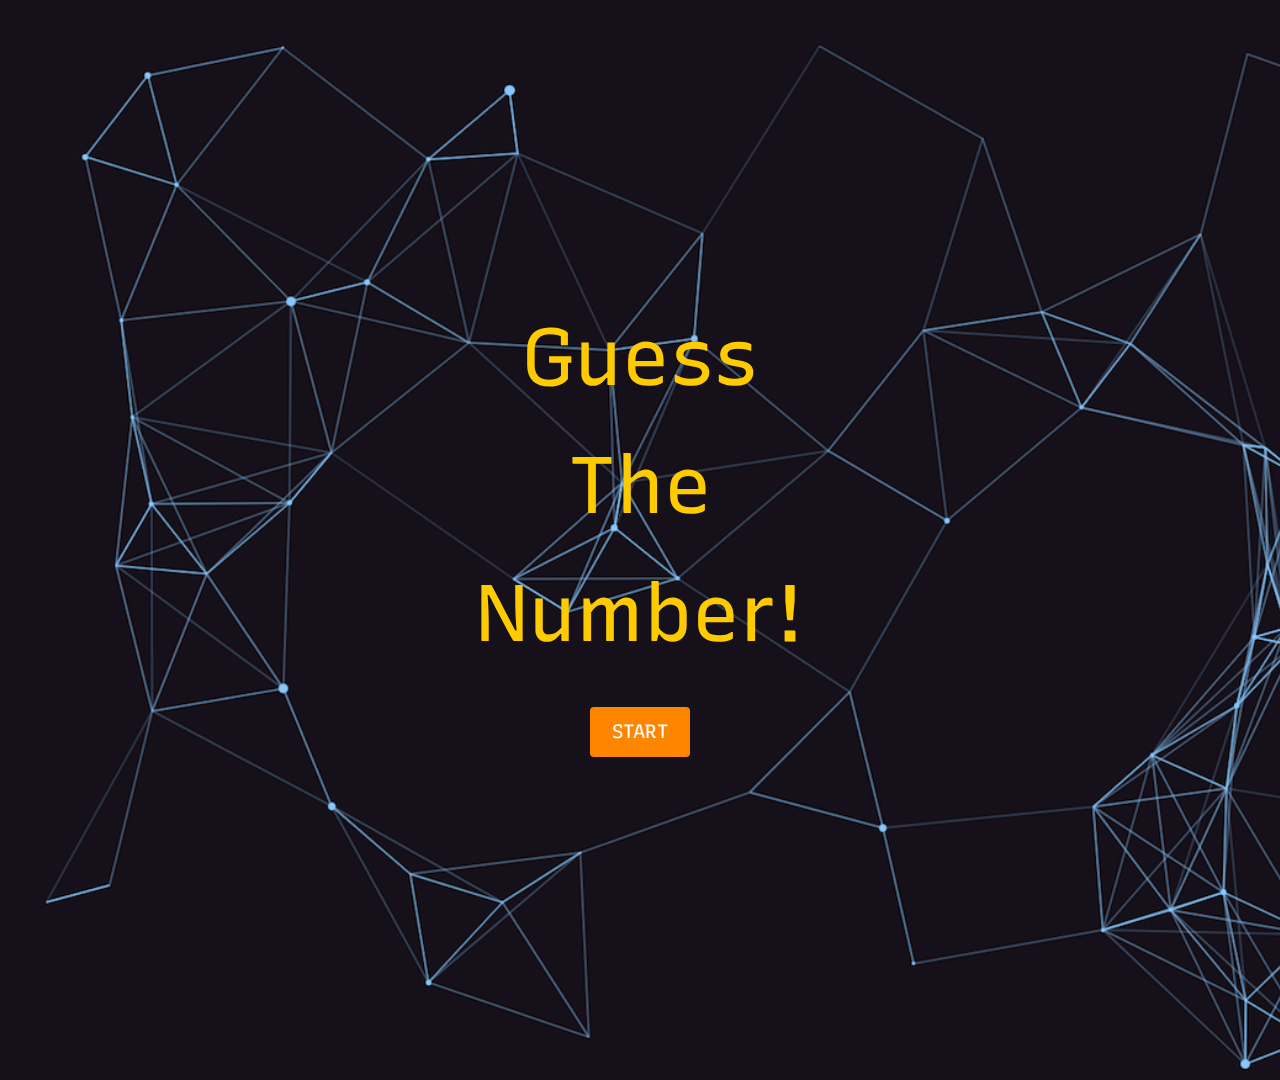
<file: number-guessing-game/index.html>
<!DOCTYPE html>
<html lang="en">

<head>
    <meta charset="UTF-8">
    <meta name="viewport" content="width=device-width, initial-scale=1.0">
    <title>guess it!</title>
    <link rel="stylesheet" href="style.css">
</head>

<body>
    <div class="container">
        <div class="logo">Guess The Number!</div>
        <div class="button" id="start">START</div>

    </div>
    <script src="app.js"></script>
</body>

</html>
</file>
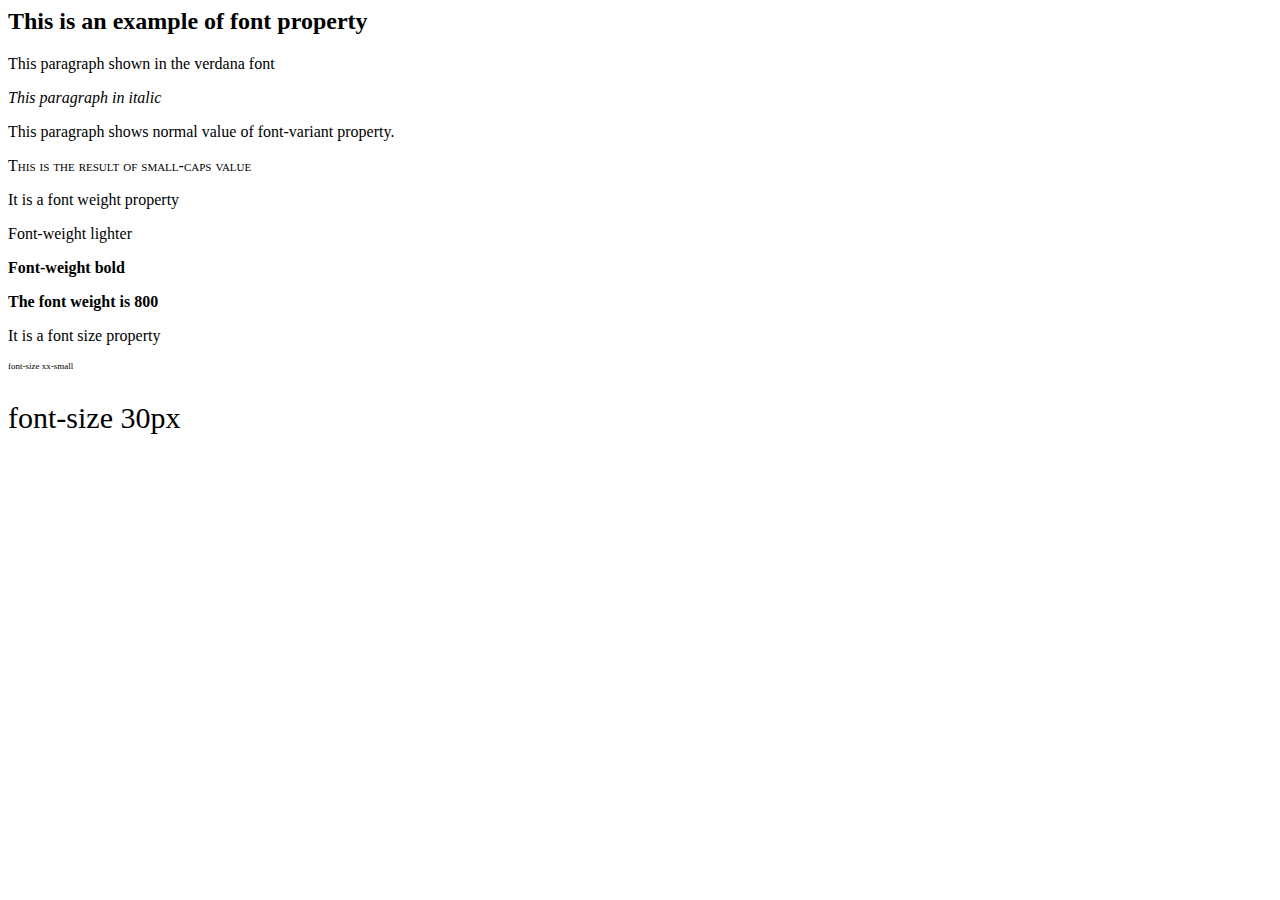
<file: fonts.html>
<html>

<head>
    <title>External style sheet</title>
    <link rel="stylesheet" href="fontstyles.css">
</head>

<body>
    <h2>This is an example of font property</h2>
    <p class="fp">This paragraph shown in the verdana font</p>
    <p class="fp1">This paragraph in italic</p>
    <p class="fp2">This paragraph shows normal value of font-variant property.</p>
    <p class="fp3">This is the result of small-caps value</p>
    <p class="fp4">It is a font weight property</p>
    <p class="fp5">Font-weight lighter</p>
    <p class="fp6">Font-weight bold</p>
    <p class="fp7">The font weight is 800<p>
            <p class="fp8">It is a font size property</p>
            <p class="fp9">font-size xx-small</p>
            <p class="fp10">font-size 30px</p>
</body>

</html>
</file>
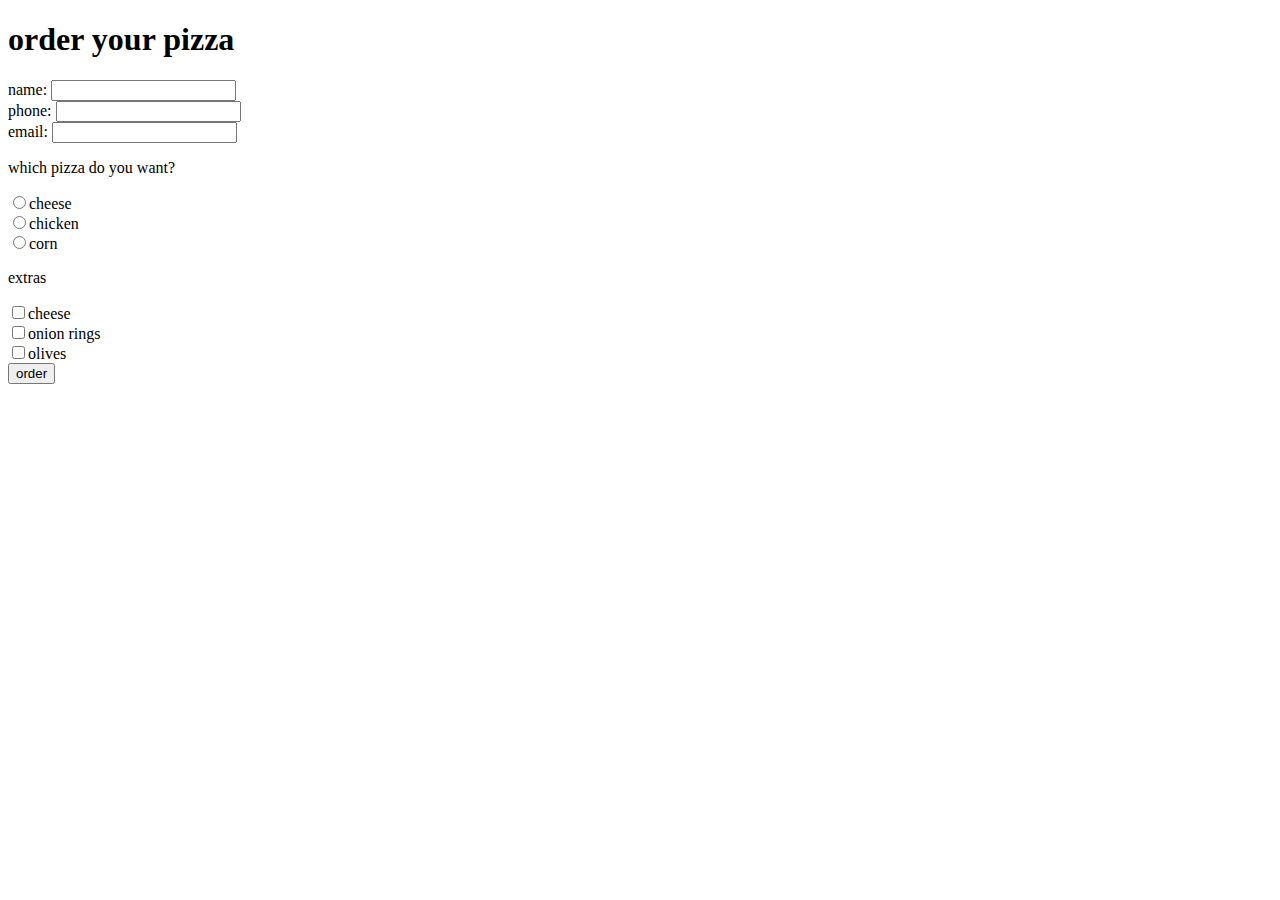
<file: forms.html>
<!DOCTYPE html>
<html lang="en">
<head>
    <meta charset="UTF-8">
    <meta name="viewport" content="width=device-width, initial-scale=1.0">
    <title>HTML forms</title>
</head>
<body>
    <h1>order your pizza</h1>
    <form action="#"></form>
    name: <input type="text"><br>
    phone: <input type="text"><br>
    email: <input type="text"><br>
    <p> which pizza do you want?</p>
    <input type="radio" name="cheese">cheese<br>
    <input type="radio" name="chicken" >chicken<br>
    <input type="radio" name="corn">corn<br>
    <p>extras</p>
    <input type="checkbox" name="cheese">cheese<br>
    <input type="checkbox" name="onion rings" >onion rings<br>
    <input type="checkbox" name="olives">olives<br>
    <button type="submit">order</button>
</body>
</html>
</file>
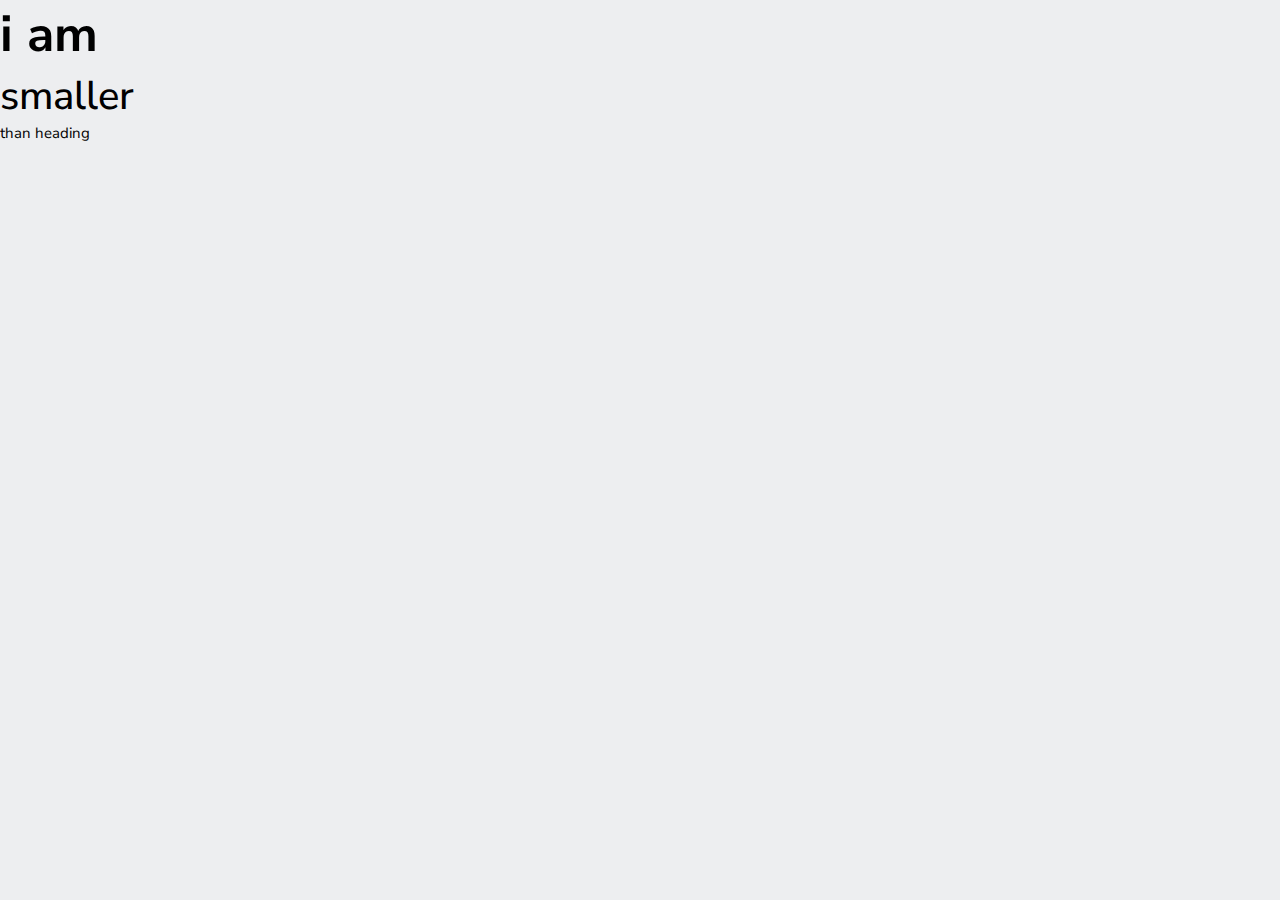
<file: selectors.html>
<!DOCTYPE html>
<html lang="en">

<head>
    <meta charset="UTF-8">
    <meta name="viewport" content="width=device-width, initial-scale=1.0">
    <title>selectors</title>
    <link rel="stylesheet" href="style.css">
</head>

<body>
    <h1 class="newclass">i am</h1>
    <h2 id="idname">smaller</h2>
    <p class="newclass">than heading</p>
</body>

</html>
</file>
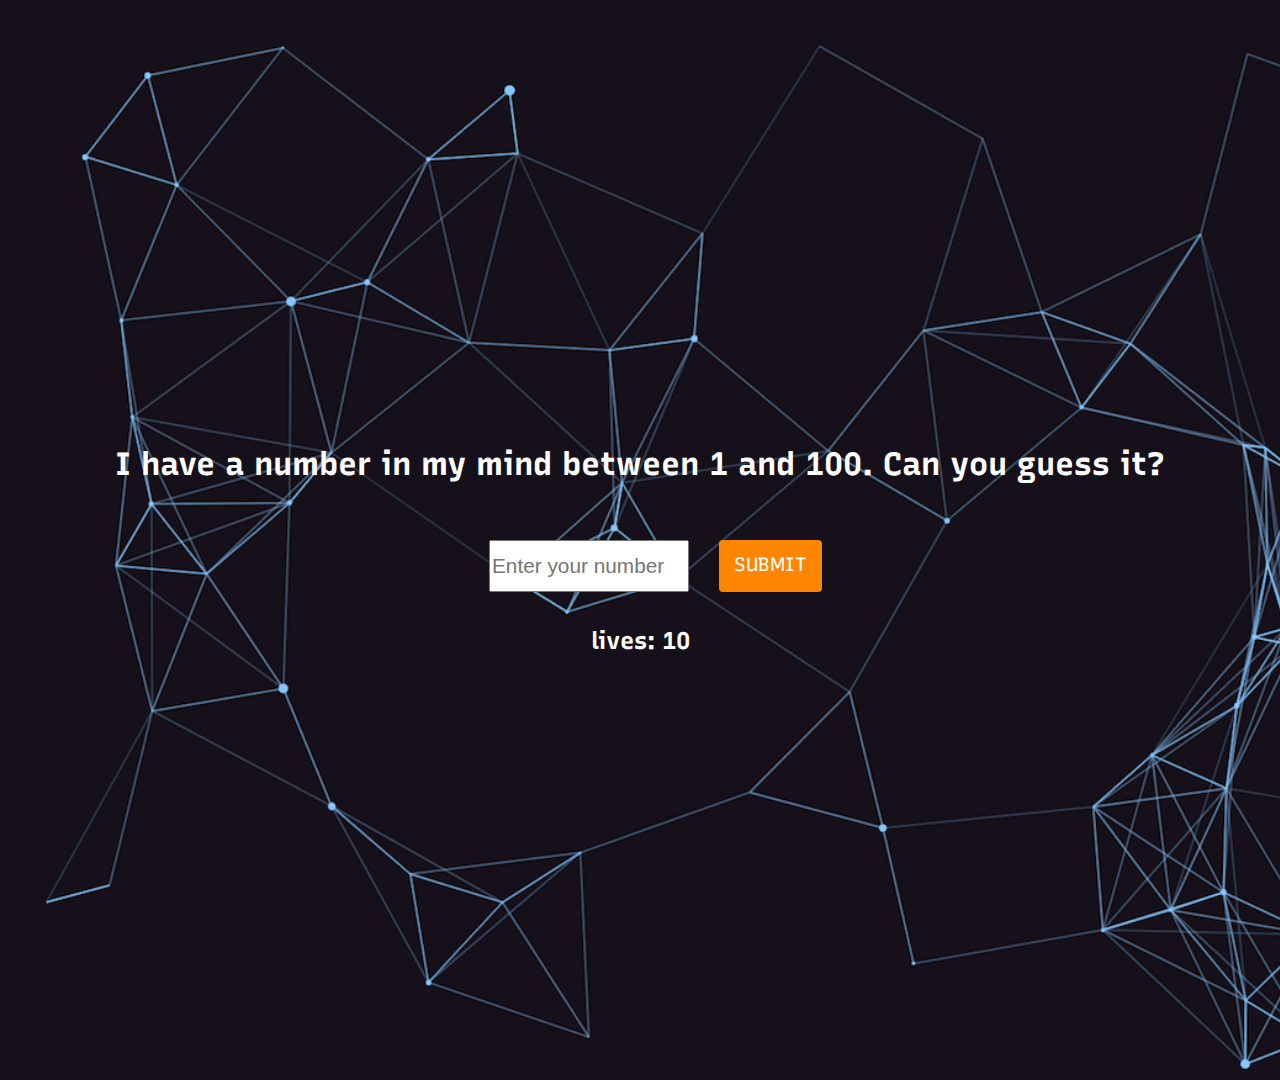
<file: number-guessing-game/game.html>
<!DOCTYPE html>
<html lang="en">

<head>
    <meta charset="UTF-8">
    <meta name="viewport" content="width=device-width, initial-scale=1.0">
    <title>game</title>
    <link rel="stylesheet" href="style.css">
</head>

<body>

    <div class="container">
        <h1> I have a number in my mind between 1 and 100. Can you guess it?</h1>
        <div id="input-container">
            <input type="number" placeholder="Enter your number " name="number" id="number-input" min="1" max="100">
            <div class="button" id="submit">SUBMIT</div>
            <span class="block"></span>
            <h2 id="lives-text">lives: <span id="lives">10</span></h2>
            <span class="block"></span>
            <div id="message"></div>
        </div>

    </div>
    <script src="./game.js"></script>

</body>

</html>
</file>
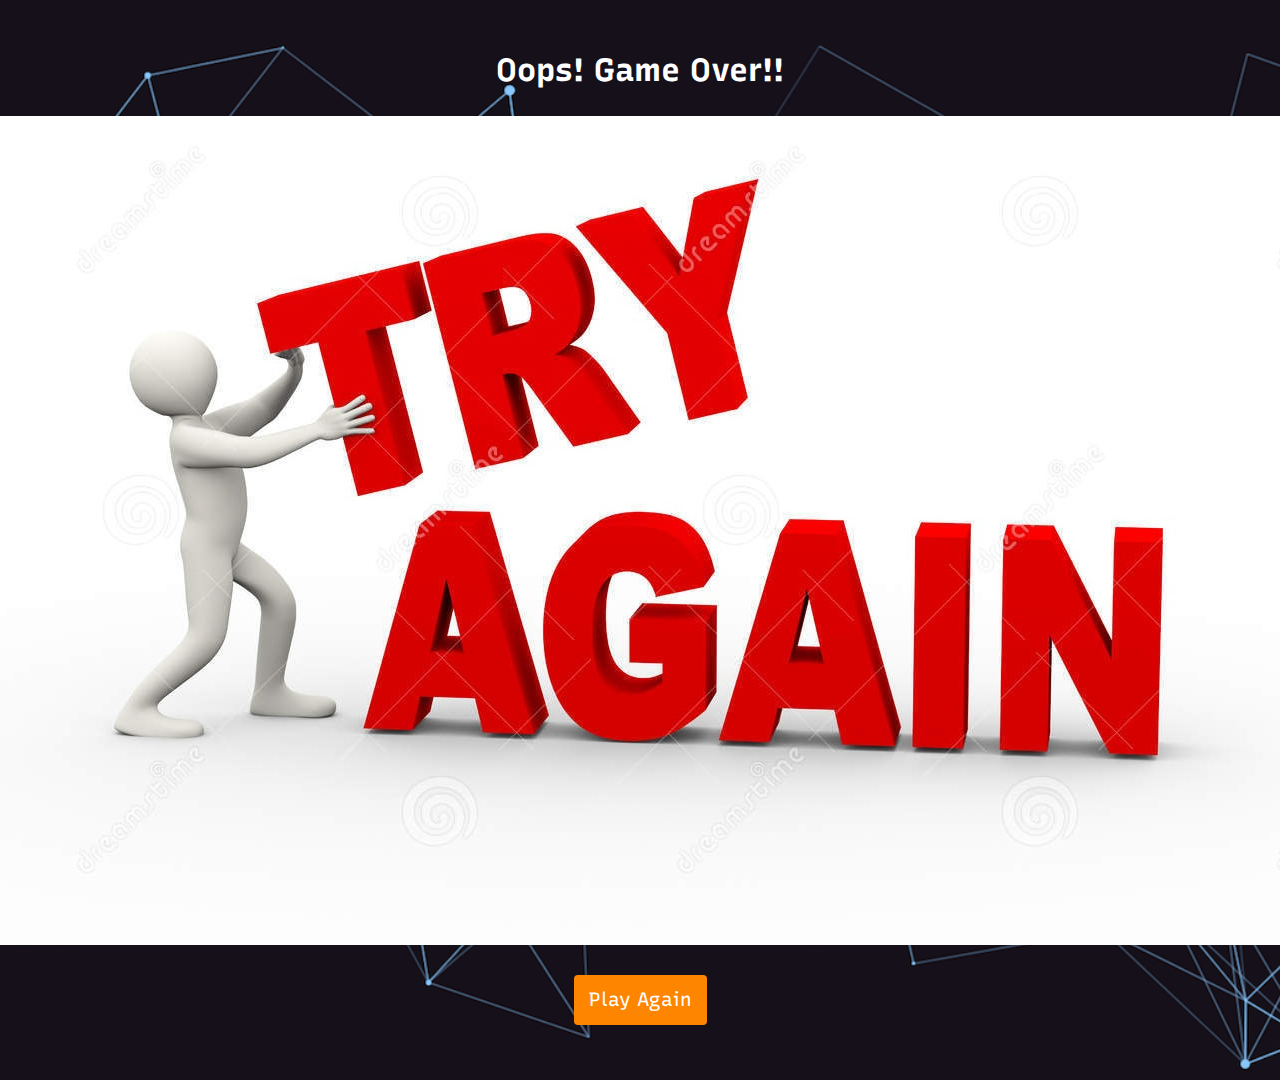
<file: number-guessing-game/lose.html>
<!DOCTYPE html>
<html lang="en">

<head>
    <meta charset="UTF-8">
    <meta name="viewport" content="width=device-width, initial-scale=1.0">
    <title>Uh Oh! Try again..</title>
    <link rel="stylesheet" href="style.css">
</head>

<body>
    <div class="container">
        <h1>Oops! Game Over!!</h1>
        <img src="lose.jpg" alt="">
        <div class="button" id="reset">Play Again</div>
    </div>

    <script src="reset.js"></script>
</body>

</html>
</file>
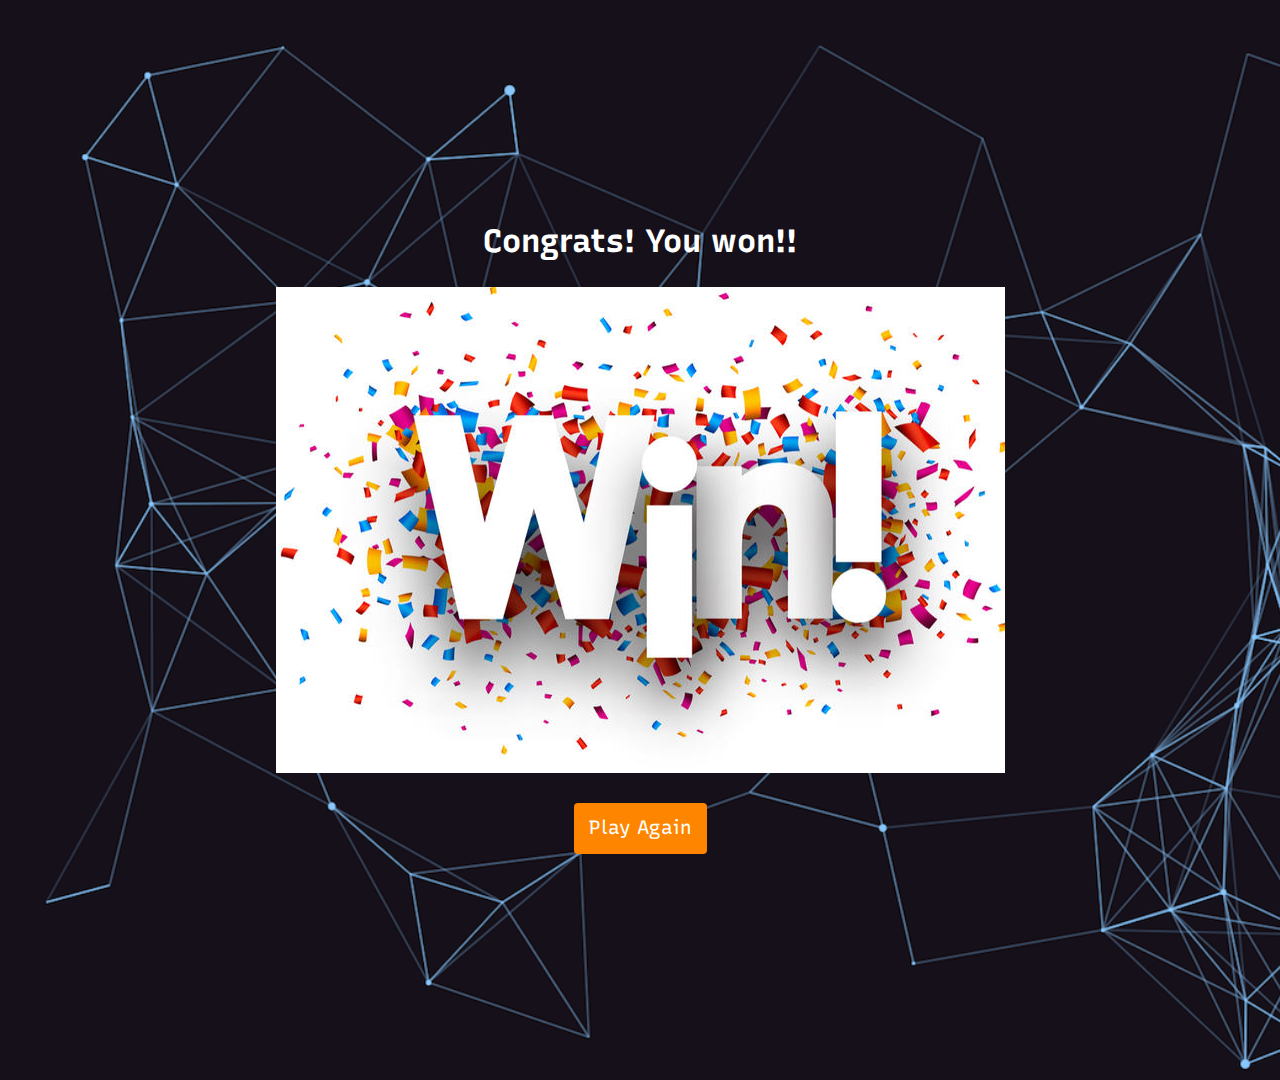
<file: number-guessing-game/win.html>
<!DOCTYPE html>
<html lang="en">

<head>
    <meta charset="UTF-8">
    <meta name="viewport" content="width=device-width, initial-scale=1.0">
    <title>Congrats!!</title>
    <link rel="stylesheet" href="style.css">
</head>

<body>
    <div class="container">
        <h1>Congrats! You won!!</h1>
        <img src="win.jpg" alt="">
        <div class="button" id="reset">Play Again</div>
    </div>
    <script src="reset.js"></script>
</body>

</html>
</file>
<file: number-guessing-game/style.css>
@import url('https://fonts.googleapis.com/css2?family=Recursive:wght@600&display=swap');


* {
    margin: 0;
    padding: 0;
    box-sizing: border-box;
}

.container {

    background-image: url("background.png");
    background-color: #7754;
    background-size: cover;
    font-family: 'Recursive', sans-serif;
    display: flex;
    flex-direction: column;
    justify-content: center;
    align-items: center;
    width: 100vw;
    height: 120vh;
    line-height: 1.6;
    padding: 0 20px;

}

.logo {
    font-size: 5em;
    color: #FECB00;
    width: 400px;
    text-align: center;
}

.button {

    background-color: #fe8500;
    margin: 30px 0;
    border-radius: 4px;
    padding: 10px 15px;
    min-width: 100px;
    text-align: center;
    font-size: 1.2em;
    color: white;
    cursor: pointer;

}

.block {

    width: 100%;
}

#input-container {
    display: flex;
    flex-wrap: wrap;
    justify-content: center;

}

h1 {
    color: white;
    align-items: center;
    margin: 20px;

}

input {
    width: 200px;
    margin: 30px;
    height: 2.5em;
    text-align: center;
    font-size: 1.3em;

}

#lives-text {
    color: white;

}

#message {

    font-size: 1.5em;
    background-color: #FECB00;
    padding: 5px 15px;
    border-radius: 2px;
    text-align: center;
    display: none;

}
</file>
<file: fontstyles.css>
.fp {

    font-family: verdana;
}

.fp1 {
    font-style: italic;
}

.fp2 {
    font-variant: normal;
}

.fp3 {
    font-variant: small-caps;
}

.fp4 {
    font-weight: normal;
}

.fp5 {
    font-weight: lighter;
}

.fp6 {
    font-weight: bold;
}

.fp7 {
    font-weight: 800;
}

.fp8 {
    font-size: normal;
}

.fp9 {
    font-size: xx-small;
}

.fp10 {
    font-size: 30px;
}
</file>
<file: style.css>
@import url('https://fonts.googleapis.com/css2?family=Nunito+Sans:wght@200;400;700;800&display=swap');



* {
    padding: 0;
    margin: 0;
}

body {
    font-family: 'Nunito Sans', sans-serif;
    font-size: 10px;
    background: #edeef0;
}

.logo-text {
    font-size: 3em;
    font-weight: 700;
    color: orangered;
}

/* logo text
navigation-link text
smaller header text
larger header text (h1)
bio heading (h2)
portfolio, skills, contact (h3)
h4 tag
regular text
*/

.nav-link {
    font-size: 1.8em;
    text-decoration: none;
    color: black;
    cursor: pointer;
}

.nav-link:hover {
    color: orangered;
}

#home {
    background: black;
    color: white;
    height: 450px;
    display: flex;
    justify-content: center;
    align-items: center;
}

header div p {
    font-size: 2.5em;
    font-weight: 200;
}

h1,
h3,
h4 {
    font-weight: 700;
}

h1 {
    font-size: 5em;
}

h2 {
    font-size: 4em;
    font-weight: 500;
}

h3 {
    font-size: 2.5em;
}

h4 {
    font-size: 1.8em;
}

.link-button {
    text-decoration: none;
    text-align: center;
    background: orangered;
    cursor: pointer;
    font-weight: 100;
    letter-spacing: 0.5px;
    color: white;
    font-size: 1.8em;
    padding: 10px;
    border-radius: 5%;
    border-color: black;
}

.link-button:hover {
    color: white;
}

#bio img {
    width: 250px;
    height: 250px;
    border-radius: 50%;
    margin: 100px;
}

p {
    font-size: 1.5em;
}

#portfolio {
    background: url(https://i1.faceprep.in/ProGrad/portfolio-background.svg);
    background-color: black;
    color: white;

}

#portfolio,
#skills {
    display: flex;
    flex-direction: column;
    align-items: center;
    padding: 50px;
}

hr {
    width: 400px;
}

#prtfolio div article {
    background: white;
    color: black;
    height: 200px;
    width: 250px;
    display: flex;
    flex-direction: column;
    align-items: center;
    justify-content: space-around;
    text-align: center;
    border-radius: 10px;

}

#prtfolio div article * {
    padding: 0 5px;
}

progress[value] {
    height: 10px;
    width: 350px;
    -webkit-appearance: none;
}

progress[value];
;

::-webkit-progress-bar {
    background-color: grey;
    border-radius: 2px;
}

::-webkit-progress-value {
    background-color: orangered;
}

#skills ul {
    font-size: 1.5em
}

#contact {
    background-color: black;
    color: white;
    display: flex;
    flex-direction: column;
    align-items: center;
    padding: 40px 0;
}

.input {
    line-height: 2em;
    width: 350px;
    border-radius: 3px;
    border-color: black;
    margin: 20px 0;
}

nav ul {
    display: flex;
    justify-content: space-between;
    align-items: center;
    list-style: none;
    padding: 10px;
}

nav ul li {
    margin: 0 20px;
}

#bio {
    display: flex;
    align-items: center;

}

#bio article * {
    margin: 20px;
}

.break {
    display: block;
}

#portfolio div {
    display: flex;
    justify-content: space-around;
    margin: 10px 0;
    width: 100%;

}

#portfolio h3,
p,
hr {
    margin-bottom: 20px;
}

#skills-container {
    display: flex;
    justify-content: space-around;
    width: 100%;

}

#skills ul {
    list-style: none;
}

#skills ul li {
    margin: 10px 0;
}

#skills-container div {
    display: flex;
    flex-direction: column;
    align-items: center;
}

#contact form {
    display: flex;
    flex-direction: column;
    justify-content: center;
    align-items: center;
}

#contact form input:last-child {
    margin-top: 30px;
}
</file>
